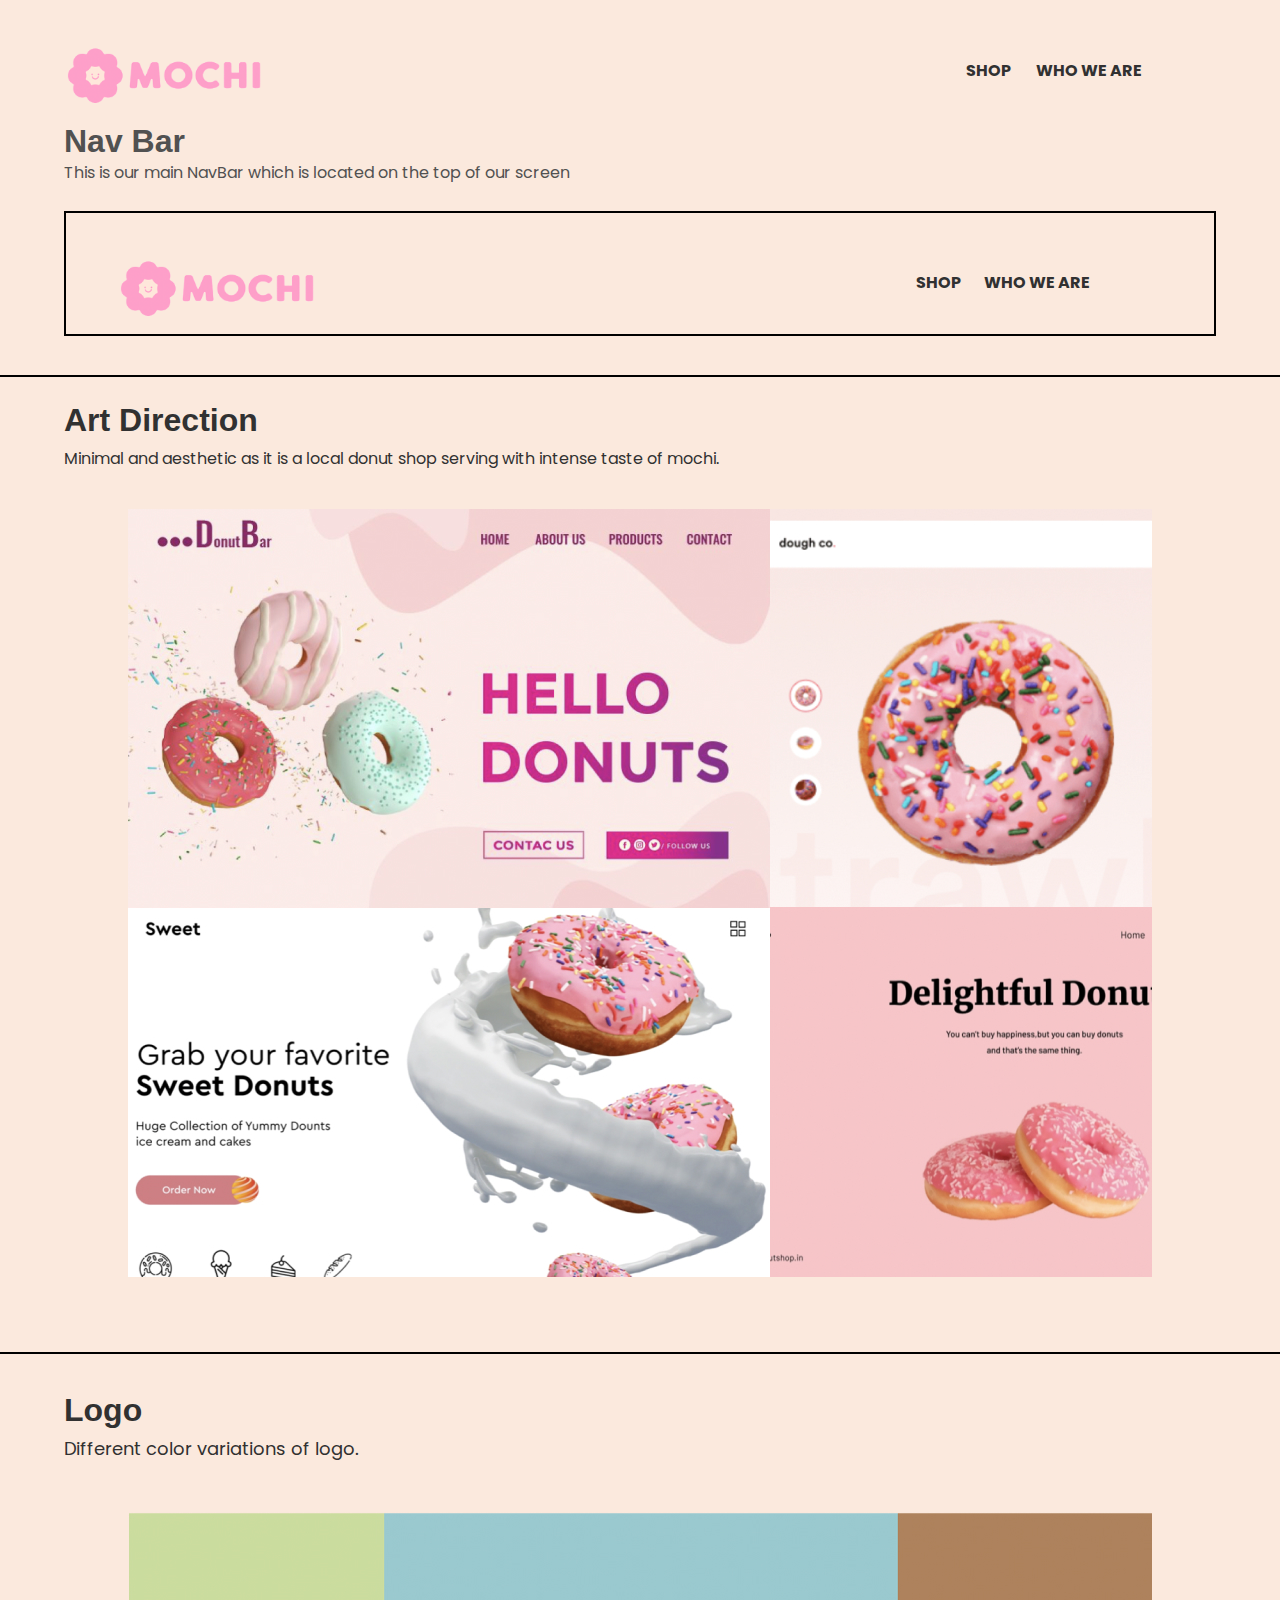
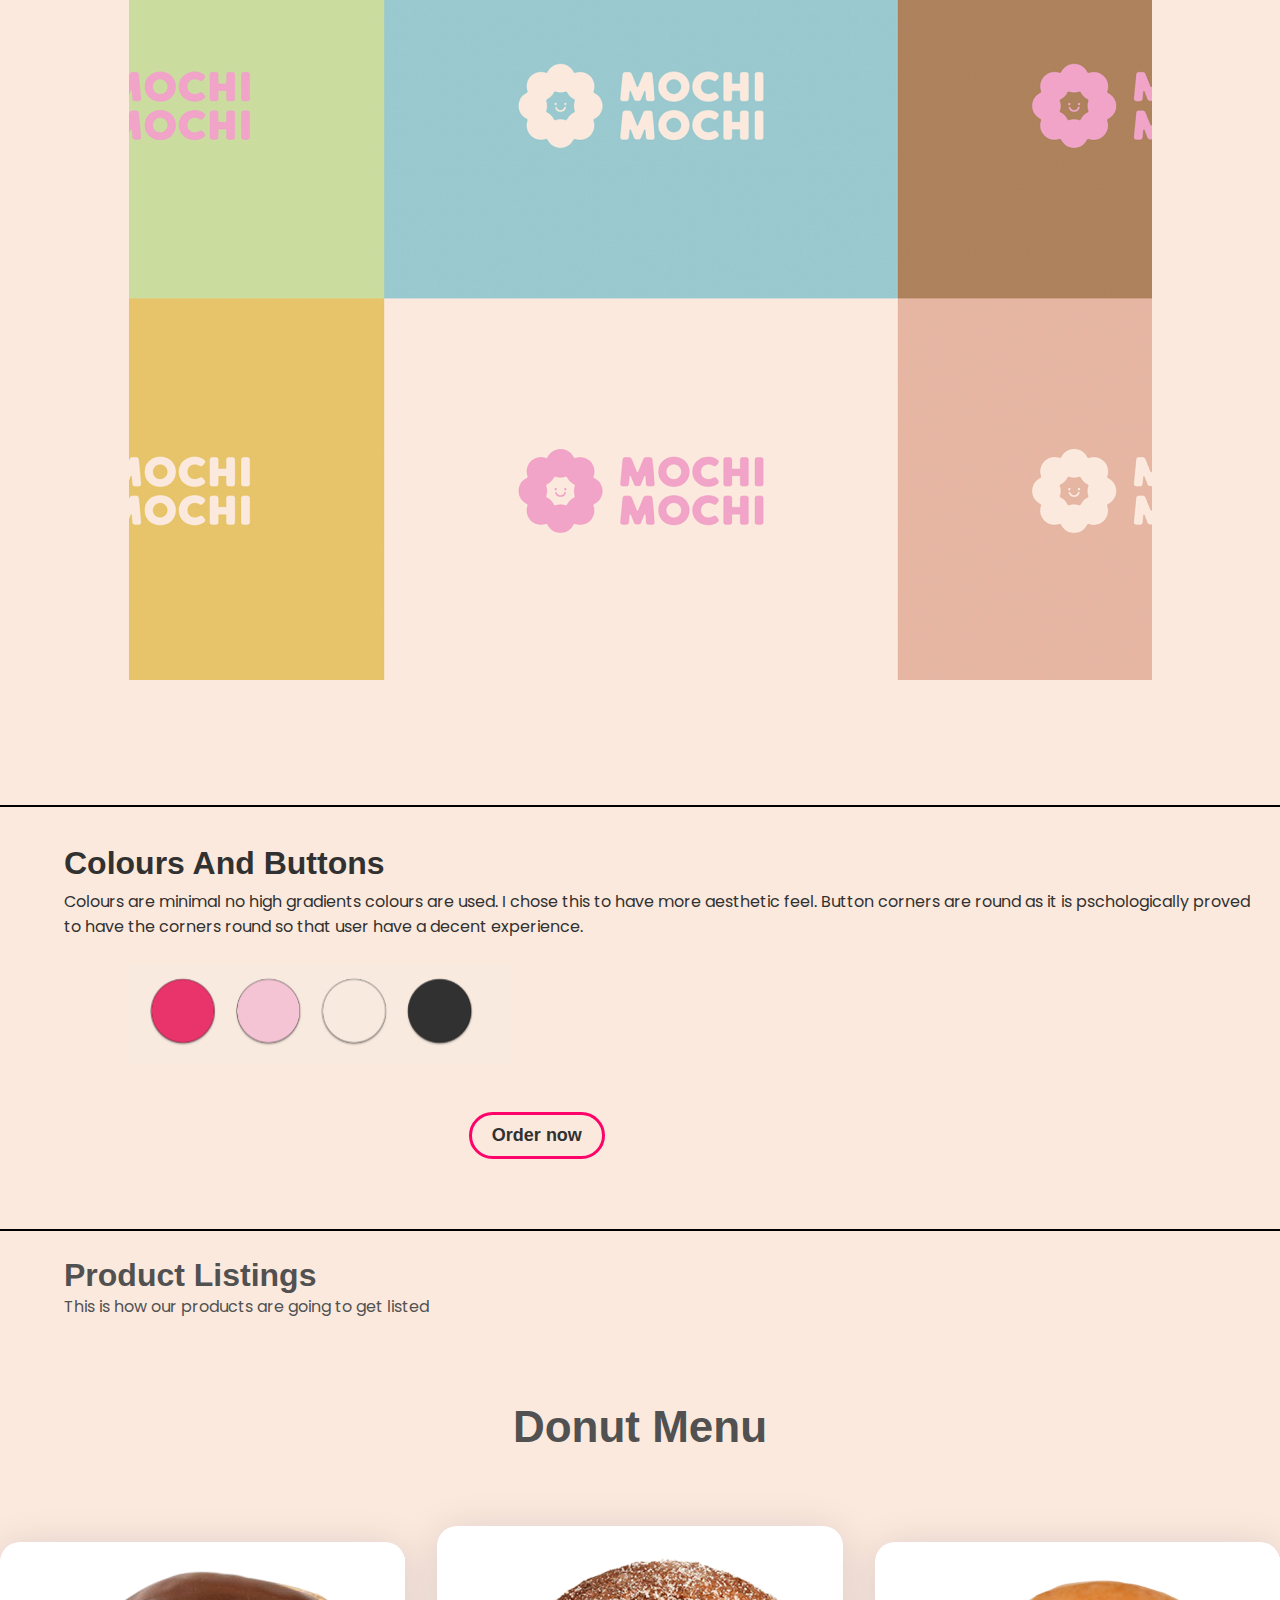
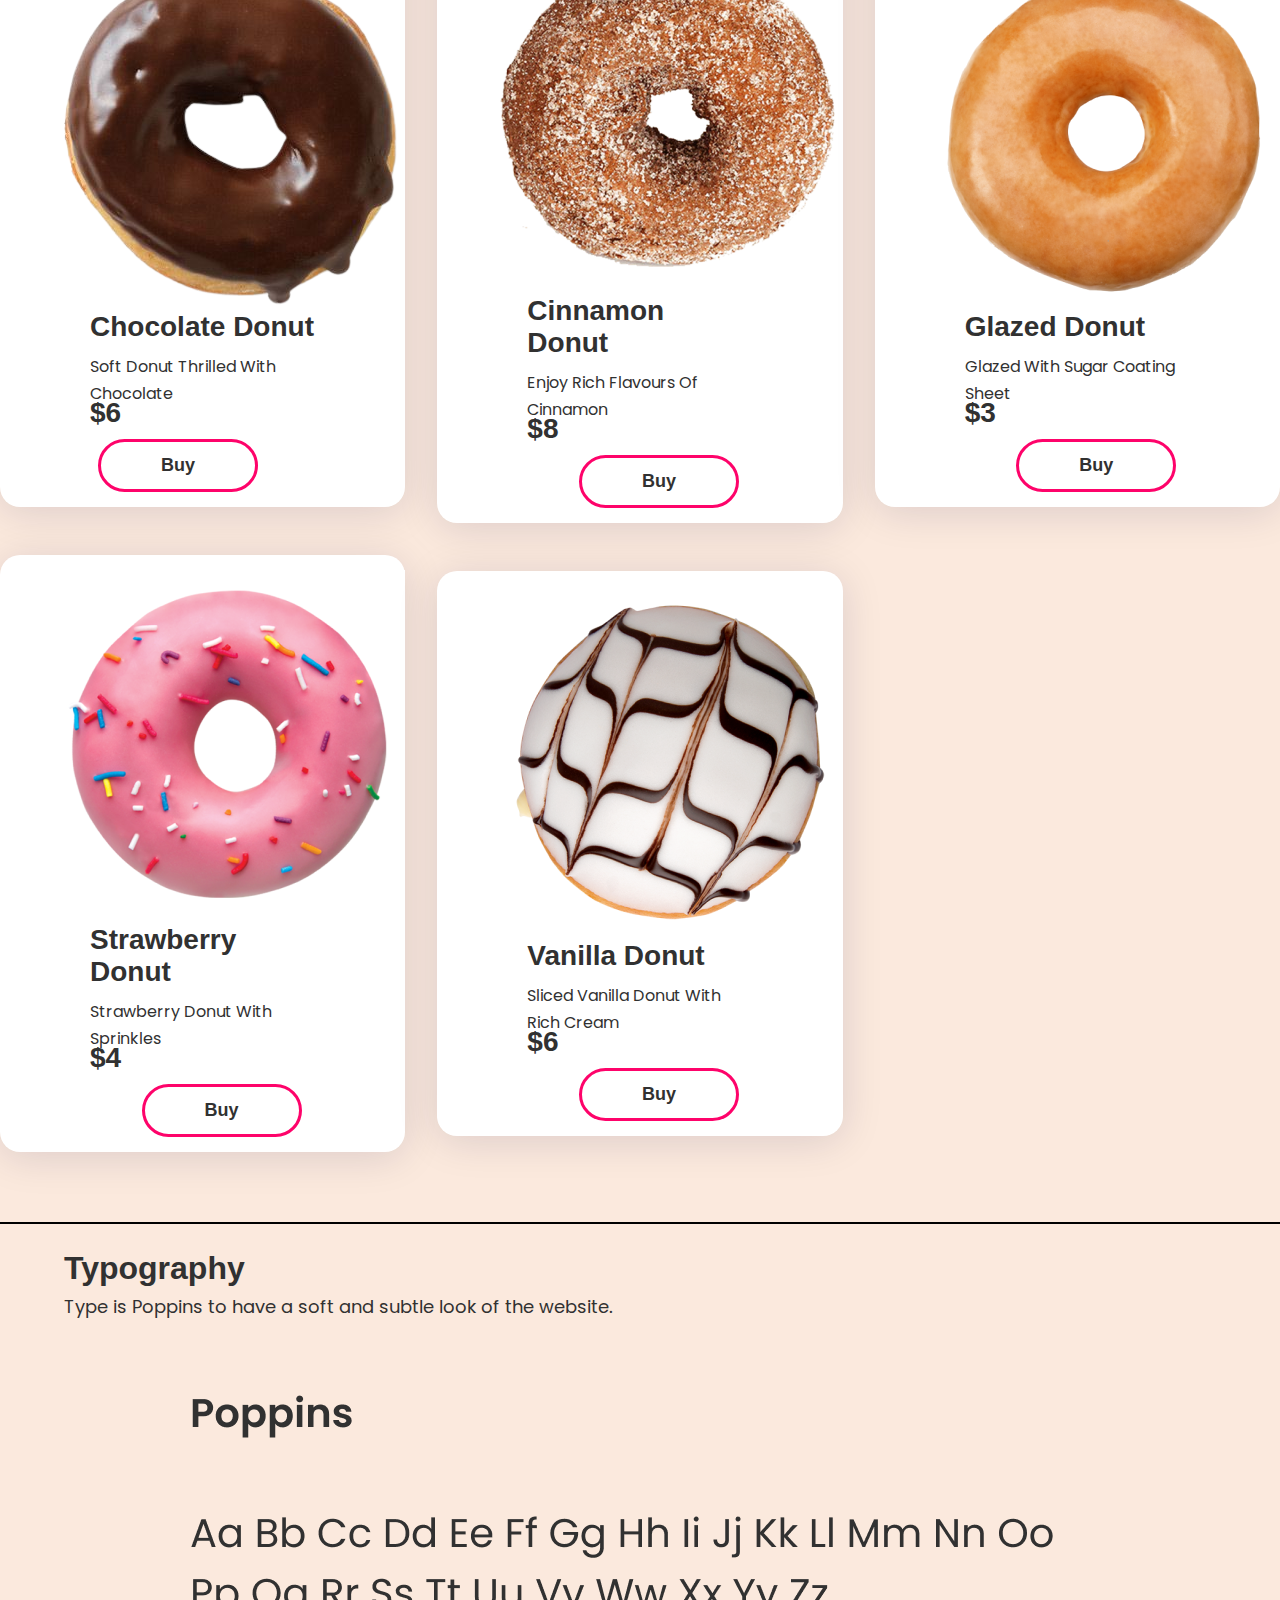
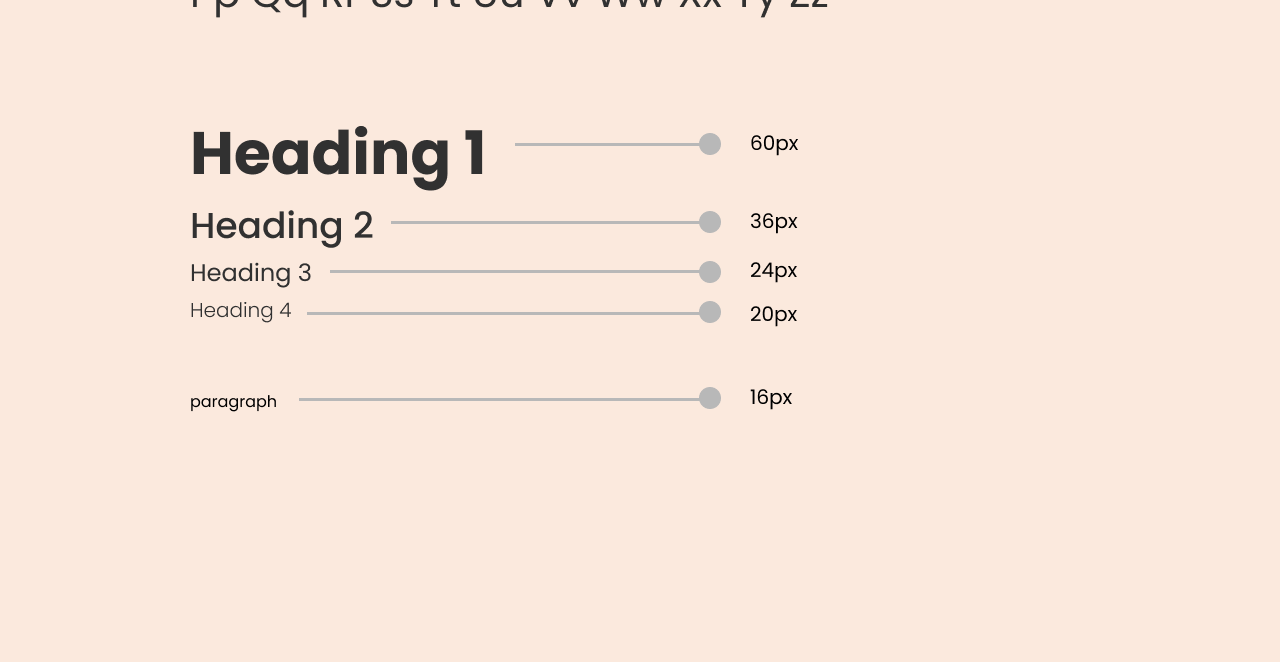
<file: styleguide.html>
<!DOCTYPE html>
<html lang="en">

<head>
    <meta charset="UTF-8">
    <meta http-equiv="X-UA-Compatible" content="IE=edge">
    <meta name="viewport" content="width=device-width, initial-scale=1.0">
    <title>StyleGuide</title>
    <link rel="stylesheet" href="css/style1.css">
    <link rel="stylesheet" href="css/styleguide.css">
</head>

<body>
    <div class="container">
        <div id-="header-wrapper">
            <header>
                    <div class="logo">
                        <a href="indexmain.html"><img src="img/logo.png"></a>
                    </div>

                <nav class="navbar">
                    <ul>
                        <li><a href="products.html">Shop</a></li>
                        <li><a href="about.html">Who we are</a></li>
                    </ul>
                </nav>
            </header>
        </div>
    </div>

    <div class="ovrContainerText">

        <h2>Nav Bar</h2>

        <p>This is our main NavBar which is located on the top of our screen</p>
    </div>
    <!-- header, logo -->
    <div class="ovrContainer">
        <div class="container">
            <div id-="header-wrapper">
                <header>
                        <div class="logo">
                            <a href="indexmain.html"><img src="img/logo.png"></a>
                        </div>
    
                    <nav class="navbar">
                        <ul>
                            <li><a href="products.html">Shop</a></li>
                            <li><a href="about.html">Who we are</a></li>
                        </ul>
                    </nav>
                </header>
            </div>
        </div>
    </div>
    </div>

    <section class="element">
        <!-- Art direction for the website design -->
        <div class="direction">
            <h2>Art Direction</h2>
            <p>Minimal and aesthetic as it is a local donut shop serving with intense taste of mochi.</p>
            <img src="img/direction.jpg">
        </div>

    </section>

    <section class="element">
         <!-- Logo -->
    <!-- I haven't made the logo, it was picked from one of the online resources, https://www.behance.net/gallery/125285703/Mochi-Mochi-Brand-Identity?tracking_source=search_projects%7Cmochi -->
    <div class="logovar">
        <h2>Logo</h2>
        <p>Different color variations of logo.</p>
        <img src="img/logov.jpg">
    </div>
    </section>

    <section class="element">
        <div class="style">
            <h2>Colours and Buttons</h2>
            <p>Colours are minimal no high gradients colours are used. I chose this to have more aesthetic feel. Button corners are round as it is pschologically proved to have the corners round so that user have a decent experience.</p>
            <img src="img/Colours.png">

            <a href="">
                <button type="button">Order now</button></a>

        </div>
    


    </section>

    <section class="element">
        <div class="ovrContainerText1">
            <h2>Product Listings</h2>
        <p>This is how our products are going to get listed</p>
        
        </div>
        <!-- Menu -->
    <section>
        <section class="menu" id="menu">
            <div class="center-text">
                <h1>Donut Menu</h1>
            </div>

            <div class="menu-content">
                <div class="box">
                    <div class="box-content">
                        <div class="box-img">
                            <img src="img/chocolatedonut.png">
                        </div>
                        <div class="box-text">
                            <h4>Chocolate Donut</h4>
                            <p>Soft Donut thrilled with chocolate</p>
                            <h4>$6</h4>
                        </div>
                    </div>
                    <a href="payment.html"><button type="button">Buy</button></a>
                </div>

                <div class="box">
                    <div class="box-content">
                        <div class="box-img">
                            <img src="img/cinnamon.png">
                        </div>
                        <div class="box-text">
                            <h4>Cinnamon Donut</h4>
                            <p>Enjoy rich flavours of cinnamon</p>
                            <h4>$8</h4>
                        </div>
                    </div>
                    <button type="button">Buy</button></a>
                </div>

                <div class="box">
                    <div class="box-content">
                        <div class="box-img">
                            <img src="img/glazed.png">
                        </div>
                        <div class="box-text">
                            <h4>Glazed Donut</h4>
                            <p>Glazed with sugar coating sheet</p>
                            <h4>$3</h4>
                        </div>
                    </div>
                    <button type="button">Buy</button></a>
                </div>

                <div class="box">
                    <div class="box-content">
                        <div class="box-img">
                            <img src="img/strawberry.png">
                        </div>
                        <div class="box-text">
                            <h4>Strawberry Donut</h4>
                            <p>Strawberry donut with sprinkles</p>
                            <h4>$4</h4>
                        </div>
                    </div>
                    <button type="button">Buy</button></a>
                </div>

                <div class="box">
                    <div class="box-content">
                        <div class="box-img">
                            <img src="img/vanilla.png">
                        </div>
                        <div class="box-text">
                            <h4>Vanilla Donut</h4>
                            <p>Sliced vanilla donut with rich cream</p>
                            <h4>$6</h4>
                        </div>
                    </div>
                    <button type="button">Buy</button></a>
                </div>

                
            </div>
        </section>
    </section>
    </section>
<section class="element">
    <!-- Typography used -->
    <div class="type">
        <h2>Typography</h2>
        <p>Type is Poppins to have a soft and subtle look of the website.</p>
        <img src="img/type.png">
    </div>
</section>

</body>

</html>
</file>
<file: css/style1.css>
@import url('https://fonts.googleapis.com/css2?family=Poppins&display=swap');

html{
	scroll-behavior: smooth;
    /* max-width: 1200px; */
}

/* TYPOGRAPHY */

body{
	font-family:montserrat, sans-serif;
/*	background-color: #6339A1;*/
	margin:0;
	padding:0;
    color: #515151;
    background-color: #fbe9dd;
}

h1{
	font-size:4rem;
	margin:0;
}

h2{
	font-size:2rem;
}

h3{
	font-size:1.5rem;
	font-weight: normal;
}

h4{
	font-size:1.25rem;
	font-weight: normal;
}


p{
	font-size:1rem;
	font-family: poppins, sans-serif;
	font-weight: 400;
}

a{
	color:#001AFF;
	display:inline-block;
    font-size: 1vm;
	/*transition: transform .2s; *//* Animation */
}


.white{
	background-color: white;
	color: black;
}

*{
    padding: 0;
    margin: 0;
    box-sizing: border-box;
}

.container{
    width: 100%;
    margin: 30px auto;
}

/* HEADER */
#header-wrapper{
    display: block;
    width: 100%;
    height: 150px;
    /* background-color: #ffffff; */
    /* position: fixed; */
    top: 0;
    z-index: 3;
}

header{
    width: 80%;
    margin: 0 auto;
}

#logo, span, nav{
    text-transform: uppercase;
}

.logo img{
    /* background: url(logo.png)no-repeat; no repeat-image shown only once */
    max-width: 220px;
    max-height: 100px;
    background-size: contain;
    margin:  -5px 55px 45px -75px ;
    position: absolute;
    /* text-indent: -99999px; */
 }
 

/* .logo img{
    max-width: 20%;
    max-height: 10%;
    background-size: contain; */
    /* margin:10%; */
    /* margin:  -5px 55px 45px -75px ; */
    /* position: absolute;
} */


/* Navigation */
.navbar ul{
    overflow: auto;
    text-align: right;
}

.navbar li{
    display: inline-block;
    list-style: none;
    margin: 1% 1%;
}

.navbar li a{
    text-decoration: none;
    color: #313131;
    display: block;
    /* padding: 1% 1%; */
    text-transform: uppercase;
    font-weight: bold;
    font-family: 'Poppins', sans-serif;
}


/* hover effect was adopted from this source, https://css-tricks.com/css-link-hover-effects/ */
.navbar a {
    color: #313131;
    position: relative;
    text-decoration: none;
  }


.navbar a::before {
    content: '';
    position: absolute;
    width: 100%;
    height: 3px;
    border-radius: 4px;
    background-color: #313131;
    bottom: 0;
    left: 0;
    transform-origin: right;
    transform: scaleX(0);
    transition: transform .3s ease-in-out;
}

.navbar a:hover::before{
    transform-origin: left;
    transform: scaleX(1);
}


.product-list{
    background-color: #fbe9dd;
}

/* button{
    background: transparent;
    color: #313131;
    text-decoration: none;
    border: 3px solid #FE036A;
    font-size: 18px;
    font-weight: bold;
    padding: 13px 30px;
    border-radius: 30px;
    transition: .4s;
 }

 button:hover{
    background: #FE036A;
    color: #fff;
    text-decoration: none;
 } */



.home .about1_img img{
    animation: float 3s linear infinite;
}

.violet{
    margin-top: -2%;
    
}
.container-footer-1600{
	display:block;
	margin:0 auto;
	width: clamp(20rem,80%,100rem);
}

.footer-grid-wrapper h5{
	font-family: 'poppins', sans-serif;
	margin:0;
	font-size:1rem;
}

.footer-grid-wrapper{
	color: #313131;
	display:grid;
	grid-template-rows:3fr 1fr;
}

.footer-copyright-wrapper{
	text-align:center;
	grid-row:2;
	display:flex;
	align-items: center;
	justify-content: center;
	width:100%;
}

.footer-copyright-wrapper p{
	font-size:.75rem;
	width:clamp(45ch,50%,75ch);
}

.footer-list-wrapper{
	grid-row:1;
	display:flex;
	align-items: baseline;
	justify-content: space-between;
	width:100%;
	font-family:'poppins', sans-serif;
	font-weight:lighter;
}

.footer-list-wrapper a:hover{
	text-decoration:underline;
}

.footer-icons-wrapper a:hover{
	text-decoration:none;
}

.footer-grid-wrapper ul{
	list-style-type:none;
	margin:1rem 0;
	padding:0;
}

.footer-instagram-link{
	display:flex;
	align-content: center;
	align-items: center;
}

.footer-instagram-link img{
    width: 20px;
    height: 20px;
}

.mochi-logo {
    width: 120px;
    height: 40px;
    margin-left: 8%;
    margin-top: 80%;
}

.mochi-logo img{
    margin-top: 40%;
}
.footer-icons-wrapper p{
	display:inline;
	font-family:"poppins", sans-serif;
	margin-left:10px;
}

.footer-list-wrapper a{
	color: #313131;
	text-decoration:none;
}
.footer-icons-wrapper, .footer-location-wrapper, .footer-hours-wrapper, .footer-contact-wrapper, .footer-help-wrapper{
	display:flex;
	flex-direction: column;
}


.footer-days-wrapper-mobile, .footer-hours-wrapper-mobile{
	display:none;
}

.footer-list-wrapper > .divider-line{
	background-color: #313131;
	display:none;
	width: 100%;
}

li{
	margin-bottom: .4rem;
}

ul{
	margin-bottom: 1rem;
}

.value-proposition-section white{
    background-color: #fff;

}

.value-proposition-section .main-grid-container{
	padding-top: 0;
}

.value-proposition-section-cta-wrapper h1{
    font-family: montserrat, sans-serif;
	font-size:4rem;
}

.value-proposition-section{
	grid-column:1/span 12;
	padding:12rem 0;
    margin-top: 8rem;
	display: flex;
    padding-top: 10%;
    padding-bottom: 0%;
	flex-direction: column;
	justify-content: center;
}

.donut-grid-wrapper{
	grid-column:1/span 6;
	padding:1rem;
	margin:auto;
	display: flex;
	flex-direction: column;
}

.donut-grid-wrapper img{
    margin-left: 48%;
    margin-bottom: 4%;
	width:50%;
    align-items: center;
}

.value-proposition-cta-wrapper{
	grid-column:7/span 6;
	padding:4rem;
	display:flex;
	flex-direction: column;
	justify-content: center;
}

.value-proposition-cta-wrapper h2{
    font-size: 2rem;
    width: 650px;
    font-weight: bold;
    margin-top: -50%;
}

.value-proposition-cta-wrapper h2{
	margin-bottom: 1%;
}

.value-proposition-cta-wrapper p{
	width:clamp(20ch, 100%, 65ch);
}

.value-proposition-cta-wrapper a{
	align-self: flex-start;
}

.value-proposition-cta-wrapper button{
    margin-top: 20%;
}


@media(min-width:1000px)
{
    /* Section 1 of the page */
    .home{
    display:grid;
    grid-template-columns: 45% 55%;
}
.home .headings{
    padding:2rem;
    width:70%;
}
.home .headings .butn{
    margin-top:1rem;
}

.home .about1_img{
    margin-left:10%;
}

/* Section 2 of the page (Basic Information) */
.info{
    display:grid;
    grid-template-columns: 50% 50%;
    background-color: white;
   margin:5% 0%;
   padding: 6%;
}
.info .text{
    margin-top: 7rem;
    margin-left: 7rem;



}
.info .textH{
    margin-bottom: 2%;
}
.info .textp{
    margin-bottom:2%;
}

.info .donut_shopimg 
{
    max-width:100%;
    height:auto;
}


/* Section 3 of the page (Product Recommendations) */
.headings2{
    text-align: center;
    align-content: center;
}
.prod{
    display: grid;
    grid-template-columns: 33% 33% 33%;
    margin-top:2%;
    margin-left:10%;
    margin-right:10%;
    text-align:center;
   
}
.prod img{
    width:80%;
}

/* .prod .prod1{
    size: 0.9vh;
}
.prod .prod2{
    size: 0.9vh;
}
.prod .prod3{
    size: 0.9vh;
} */



}
@media(max-width:999px)
{
    .home{
        display:grid;
        grid-template-columns: 45% 55%;
    }
    .home .headings{
        padding:2rem;
        /* width:70%; */
        /* font-size: 0.5vm; */
    }
    .home .headings h1{
        font-size: 2rem;

    }
    .home .headings .butn{
        margin-top:1rem;
        /* font-size: medium; */
    }
    .home .headings .butn a{
        font-size: medium;
    }
    
    .home .about1_img{
        margin-left:10%;
      
    }
    .home .about1_img img{
        width: 70%;
        height: 100%;
    
    }

    .info{
       padding-top:10rem;
        text-align: center;
        background-color: white;

    }
    .info .text{
        margin-top: 5rem;
    }
    .info .textH
    {
        margin-bottom: 1rem;
    }
    .info .textp{
        margin-bottom: 1rem;
    }
    .info .texta{
        text-align: center;
    }

    .headings2{
        text-align: center;
        align-content: center;
        /* font-size: large; */
    }
    .headings2 h1{
          font-size: 3rem;
    }
    .prod{
        display: grid;
        grid-template-columns: 33% 33% 33%;
        margin-top:2%;
        margin-left:10%;
        margin-right:10%;
        text-align:center;
       
    }
   .prod img{
    width: 75%;
   }
    

    /* .info2{
        display:grid;
        grid-template-columns: 50% 50%;
        background-color: white;
       margin:5% 0%;.
       padding: 2%;
    } */
    /* }
    .info .text{
        margin-top: 7rem;
        margin-left: 7rem;
    
    
    
    }
    .info .textH{
        margin-bottom: 2%;
    }
    .info .textp{
        margin-bottom:2%;
    }
    
    .info .donut_shopimg 
    {
        max-width:100%;
        height:auto;
    }
    
    
    Section 3 of the page (Product Recommendations)
    .headings2{
        text-align: center;
        align-content: center;
    }
    .prod{
        display: grid;
        grid-template-columns: 33% 33% 33%;
        margin-top:2%;
        margin-left:10%;
        margin-right:10%;
        text-align:center;
       
    }
    
    .prod .prod1{
        size: 0.9vh;
    }
    .prod .prod2{
        size: 0.9vh;
    }
    .prod .prod3{
        size: 0.9vh;
    } */

}






/* 
.home{
    width: 100%;
    padding: 78px 0px;
}

.home img{
    height: auto;
    max-width: 50%;
    margin-right: 10%;
    margin-bottom: 10%;
}

.content{
    width: 1130px;
    max-width: 85%;
    margin-left: 10%;
    margin-bottom: 4%;
    margin-top: -80px;
    display: flex;
    align-items: center;
    justify-content: space-evenly;
 }

.home-text{
    width: 780px;
    margin-top: -550px;
    margin-left: 500px;
    text-align: left;
    padding-left: 10%;
}
 

 .home-text h1{
    font-size: 4rem;
    width: 650px;
    line-height: 120%;
 }

 .home-text button{
    margin-top: 15%;
 } */

  /* for button and hovering, https://www.sliderrevolution.com/resources/css-button-hover-effects/ */
  button{
    background: transparent;
    color: #313131;
    text-decoration: none;
    border: 3px solid #FE036A;
    font-size: 18px;
    font-weight: bold;
    padding: 10px 20px;
    border-radius: 25px;
    transition: .4s;
 }

 button:hover{
    background: #FE036A;
    color: #fff;
    text-decoration: none;
 }

 .prod img{
    transition: 1s ease;
  }
  
  .prod img:hover{
  -webkit-transform: scale(1.1);
  -ms-transform: scale(1.1);
  transform: scale(1.1);
  transition: 1s ease;
  }



.home .image img{
    animation: float 3s linear infinite;
}
.violet{
    margin-top: -2%;
    
}

@keyframes float{
    0%, 100%{
        transform: translateX(0rem);
    }
    50%{
        transform: translateY(3rem); 
    }
}
</file>
<file: css/styleguide.css>
.element {
    padding-bottom: 2rem;

    border-top-width: 0.15rem;
    border-top-style: solid;
    border-top-color: black;
    /* margin-left: 11%; */
    margin-bottom: 3%;
    margin-top:3%;
  }
  
  .ovrContainer{
    border: 2px solid black;
    margin-left: 5%;
    margin-right: 5%;
    margin-bottom: 2%;
  }
  .ovrContainerText {
    margin-left:5%;
    margin-bottom:2%;
    

  }
  
  .direction h2 {
    color: #313131;
    /* font-size: 40px; */
    margin-left: 5%;
    margin-top: 2%;
    text-transform: capitalize;
}
.direction p {
  color: #313131;
  /* font-size: 40px; */
  margin-left: 5%;
  margin-top: 0.5%;
  /* text-transform: capitalize; */
}
.direction img{
  margin-top: 3%;
  margin-left: 10%;
  
  /* margin-bottom: 3%; */
}
/* .logovar{
  margin-top:3%;

} */

.logovar h2{
  color: #313131;
  margin-top:3%;
  /* font-size: 40px; */
  margin-left: 5%;
  text-transform: capitalize;
}

.logovar p{
  color: #313131;
  font-size: 18px;
  margin-left: 5%;
  margin-top: 0.5%;
  text-transform: none;
}

.logovar img{
  margin-top: 50px;
  margin-left: 10%;
  margin-bottom: 50px;
}

.style h2{
  color: #313131;
  /* font-size: 40px; */
  margin-left: 5%;
  margin-top: 3%;
  text-transform: capitalize;
}

.style p{
  color: #313131;
  /* font-size: 18px; */
  margin-left: 5%;
  margin-top: 0.5%;
  max-width: 1200px;
  text-transform: none;
}

.style img{
  margin-top: 2%;
  margin-left: 10%;
  margin-bottom: 6%;
  width: 30%;
}
.style a  button{
  margin-left: -35%;
}

/* Product listing */
.ovrContainerText1 {
  margin-left:5%;
 
  margin-bottom:2%;
  margin-top: 2%;
  

}
.center-text{
  text-align: center;
}

.center-text h1{
  margin: 15px 0px 0px;
  font-size: 2.75em;
  line-height: 1.25em;
}

.menu-content{
  display: grid;
  grid-template-columns: repeat(auto-fit, minmax(340px, auto));
  grid-gap: 2rem;
  align-items: center;
  margin-top: 4.5rem;
  cursor: pointer;
}

.box{
  padding: 15px 50px 15px 50px;
  background: #fff;
  box-shadow: 0px 5px 40px rgb(19 8 73 / 13%);
  border-radius: 20px;
  transition: all .40s ease;
  min-width: 200px;
}

.box-content{
  /* display: flex;
  flex-wrap: wrap; */
  padding-left: 40px;
  padding-right: 40px;
  min-width: 250px;
  align-items: center;
  justify-content: space-between;
  gap: 5px;
}

.box-img{
  float: left;
  object-fit: contain;
  align-items: center;
  /* border: 10px solid ; */
/* padding: 15px; */
/* border-image: url(border.png) 50 round; */
  margin-left: -35px;
  max-height: 400px;
  max-width: 230px;
}

.box-text h4{
  color: #313131;
  font-size: 28px;
  font-weight: 700;
  margin-bottom: 10px;
  text-transform: capitalize;
}

.box-text h4{
  color: #313131;
}

.box-text p{
  font-size: 1em;
  color: #313131;
  line-height: 27px;
  font-weight: 400;
  margin-bottom: -10px;
  text-transform: capitalize;
}
.box button{
  background: transparent;
  text-align: center;
  /* margin: -100px 0 0 200px; */
  margin-left: 30%;
  color: #313131;
  text-decoration: none;
  border: 3px solid #FE036A;
  font-size: 18px;
  font-weight: bold;
  padding: 13px 60px;
  border-radius: 30px;
  transition: .4s;
}

.box button:hover{
  background: #FE036A;
  color: #fff;
  text-decoration: none;
}

 .box:hover{
  transform: scale(1.04) translateY(-5px);
}

.box .button{
  display: flex;
  border: 2px solid;
  height: 100px;
  align-items: center;
   margin: 0 40px 0 16px;

}

/* Typography */

.type h2{
  color: #313131;
  /* font-size: 40px; */
  margin-top: 2%;
  margin-left: 5%;
  text-transform: capitalize;
}

.type p{
  color: #313131;
  font-size: 18px;
  margin-left: 5%;
  margin-top: 0.5%;
  max-width: 1200px;
  text-transform: none;
}

.type img{
  margin-top: 50px;
  margin-left: 10%;
  margin-bottom: 50px;
}

@media (min-width:1100px) {
  .products {
      display: grid;
      grid-template-columns: 50% 50%;
      align-items: center;
      text-align: center;
      margin-left: 20%;
      margin-right: 20%;
      margin-top: 5%;
      grid-gap: 1rem;
  }
}

@media(max-width:600px) {
  .products {
      display: grid;
      grid-template-columns: 50% 50%;
      align-items: center;
      text-align: center;
      /* margin-left:20%;
      margin-right:20%;
      margin-top: 5%; */
      grid-gap: 1rem;
  }

  .products img {
      width: 75%;
  }

  .products h2 {
      font-size: medium;
  }
  .products p{
  font-size: small;
  }

}

.box-img img{
  transition: 1s ease;
}

.box-img img:hover{
-webkit-transform: scale(1.1);
-ms-transform: scale(1.1);
transform: scale(1.1);
transition: 1s ease;
}


.products {
  display: grid;
  grid-template-columns: 50% 50%;
  align-items: center;
  text-align: center;
  /* margin-left:20%;
  margin-right:20%; */
  margin-top: 5%;
  grid-gap: 1rem;

}

.center-text {

  text-align: center;
  margin-top: 5rem;
  ;
}

.center-text h1 {
  size: 3em;
}

.products .product1 {
  /* padding:1rem; */
  background: linear-gradient(180deg, #6E483C 0%, rgba(110, 72, 60, 0) 100%);
  filter: drop-shadow(0px 4px 4px rgba(0, 0, 0, 0.25));
  border: 1px solid white;

}

/* .detail{
position: absolute; 
top: 40%; 
background: rgb(0, 0, 0); */
/* background: rgba(0, 0, 0, 0.5); Black see-through */
/* color: #f1f1f1; 
width: 30%;
transition: .5s ease;
opacity:0;
color: white;
font-size: 20px;
padding: 20px;
text-align: center;
}

.product1:hover .detail {
  opacity: 1;
} */

.products .product2 {
  padding: 1rem;
  background: linear-gradient(180deg, #D9AC8C 0%, rgba(245, 245, 245, 0) 100%);
  filter: drop-shadow(0px 4px 4px rgba(0, 0, 0, 0.25));
}
.products .product3{
  padding:1rem;
  background: linear-gradient(180deg, #E9B283 0%, rgba(245, 245, 245, 0) 100%);
filter: drop-shadow(0px 4px 4px rgba(0, 0, 0, 0.25));
}
.products .product4{
  background: linear-gradient(180deg, #E809FC 0%, rgba(245, 245, 245, 0) 100%);
filter: drop-shadow(0px 4px 4px rgba(0, 0, 0, 0.25));
}
.products .product5{
  background: linear-gradient(180deg, #6E483C 0%, rgba(110, 72, 60, 0) 100%);
filter: drop-shadow(0px 4px 4px rgba(0, 0, 0, 0.25));
}
</file>
